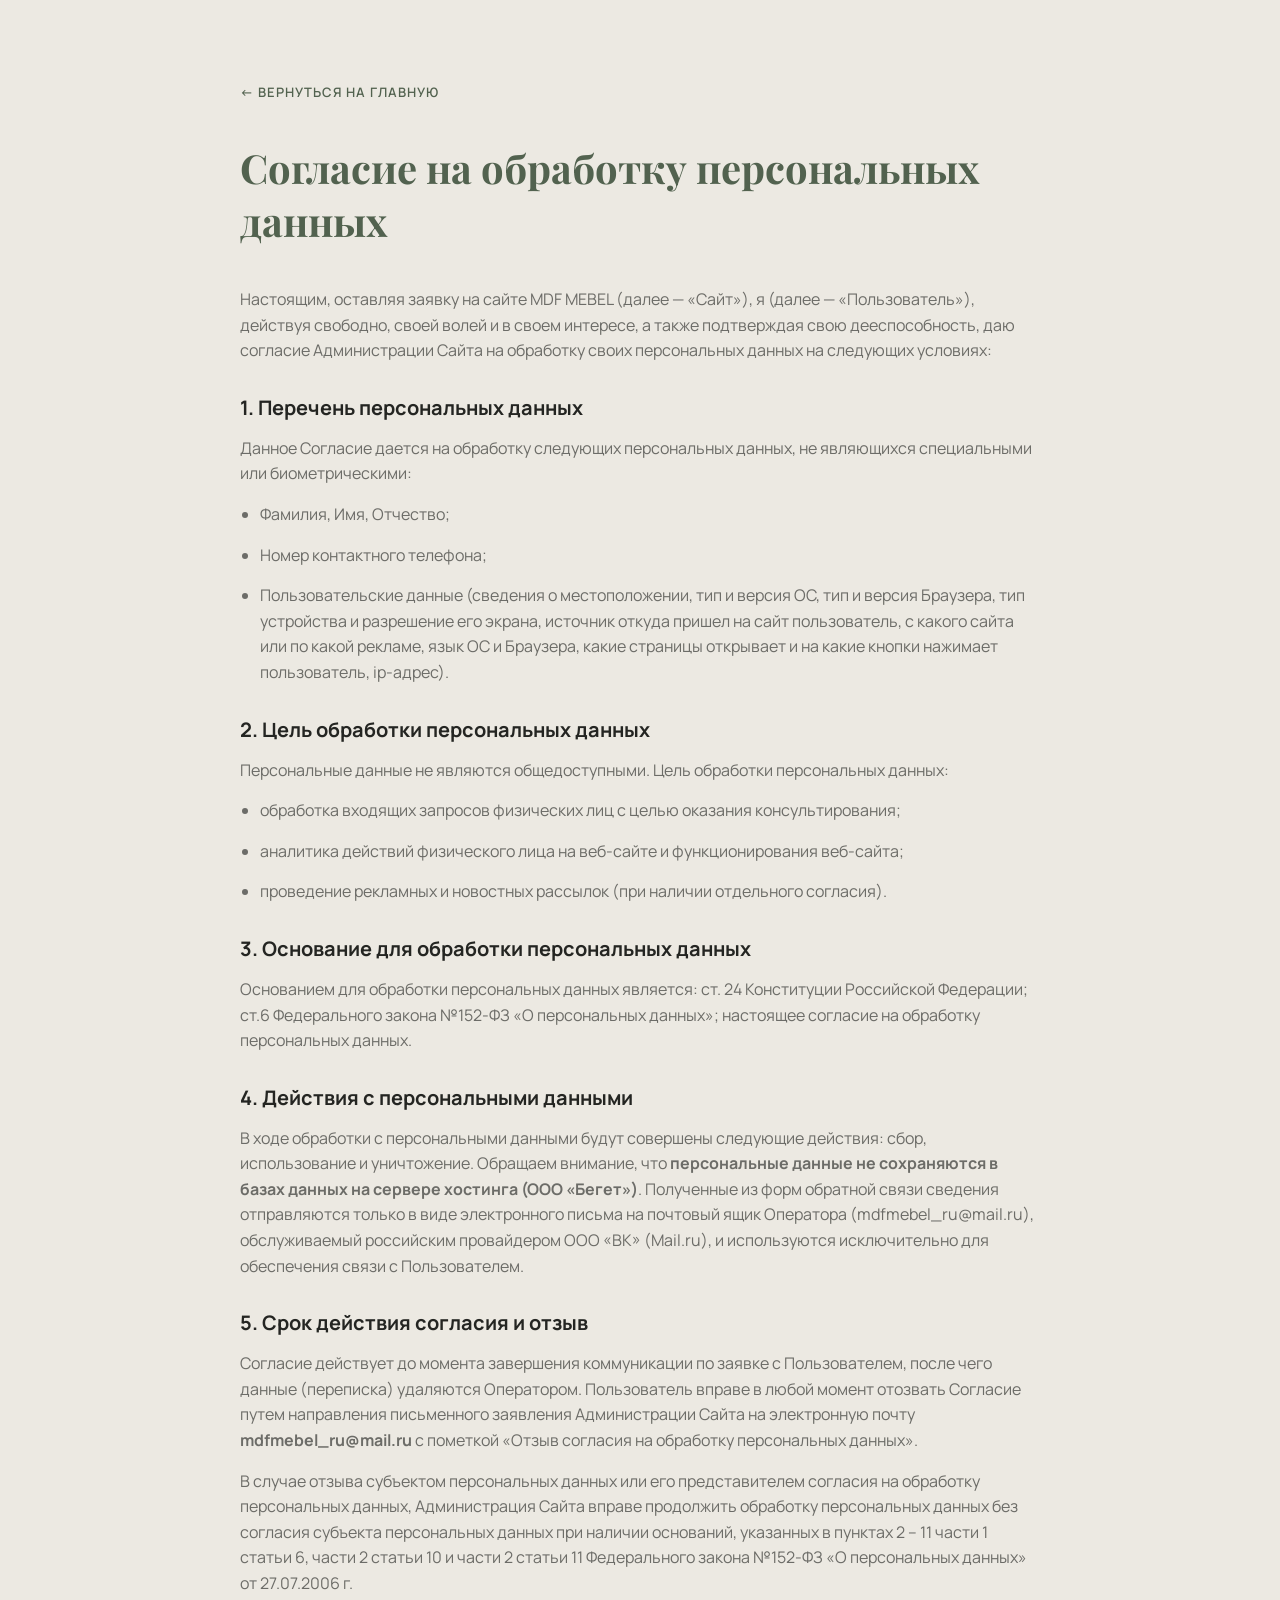
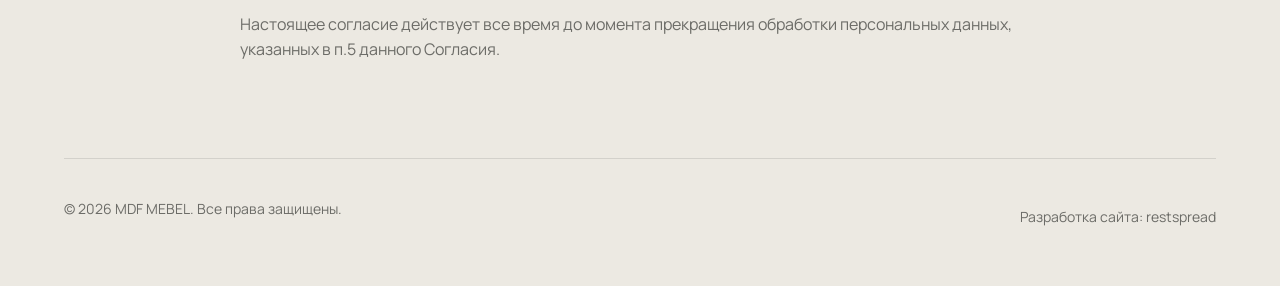
<file: personal-data.html>
<!DOCTYPE html>
<html lang="ru">

<head>
    <meta charset="UTF-8">
    <meta name="viewport" content="width=device-width, initial-scale=1.0">
    <title>Согласие на обработку персональных данных - MDF MEBEL</title>
    <meta name="description" content="Согласие пользователя сайта MDF MEBEL на обработку персональных данных.">
    <meta name="robots" content="noindex, follow">
    <link rel="canonical" href="https://mdfmebel.com/personal-data.html">
    <link rel="icon" href="/favicon.svg" type="image/svg+xml">
    <link rel="manifest" href="/site.webmanifest">
    <meta name="theme-color" content="#52624f">
    <link rel="preconnect" href="https://fonts.googleapis.com">
    <link rel="preconnect" href="https://fonts.gstatic.com" crossorigin>
    <link
        href="https://fonts.googleapis.com/css2?family=Playfair+Display:ital,wght@0,400;0,500;0,600;1,400&display=swap"
        rel="stylesheet">
    <link rel="stylesheet" href="styles.css?v=20260907-manrope">
    <style>
        .policy-page {
            padding: 80px var(--container-padding);
            background-color: var(--color-graphite);
            min-height: 100vh;
        }

        .policy-container {
            max-width: 800px;
            margin: 0 auto;
        }

        .policy-title {
            font-size: clamp(28px, 4vw, 40px);
            margin-bottom: 40px;
            color: var(--color-gold);
            font-family: var(--font-primary);
        }

        .policy-content h2 {
            font-size: 20px;
            margin: 30px 0 15px;
            color: var(--color-white);
            font-family: var(--font-secondary);
        }

        .policy-content p,
        .policy-content ul,
        .policy-content li {
            font-size: 16px;
            line-height: 1.6;
            color: var(--color-text-muted);
            margin-bottom: 15px;
            font-family: var(--font-secondary);
        }

        .policy-content ul {
            padding-left: 20px;
        }

        .back-link {
            display: inline-flex;
            align-items: center;
            margin-bottom: 40px;
            color: var(--color-gold);
            text-decoration: none;
            text-transform: uppercase;
            font-size: 13px;
            letter-spacing: 1px;
            font-family: var(--font-secondary);
        }

        .back-link:hover {
            opacity: 0.8;
        }
    </style>
</head>

<body>
    <div class="policy-page">
        <div class="policy-container">
            <a href="/" class="back-link">← Вернуться на главную</a>
            <h1 class="policy-title">Согласие на обработку персональных данных</h1>
            <div class="policy-content">
                <p>Настоящим, оставляя заявку на сайте MDF MEBEL (далее — «Сайт»), я (далее — «Пользователь»), действуя
                    свободно, своей волей и в своем интересе, а также подтверждая свою дееспособность, даю согласие
                    Администрации Сайта на обработку своих персональных данных на следующих условиях:</p>

                <h2>1. Перечень персональных данных</h2>
                <p>Данное Согласие дается на обработку следующих персональных данных, не являющихся специальными или
                    биометрическими:</p>
                <ul>
                    <li>Фамилия, Имя, Отчество;</li>
                    <li>Номер контактного телефона;</li>
                    <li>Пользовательские данные (сведения о местоположении, тип и версия ОС, тип и версия Браузера, тип
                        устройства и разрешение его экрана, источник откуда пришел на сайт пользователь, с какого сайта
                        или по какой рекламе, язык ОС и Браузера, какие страницы открывает и на какие кнопки нажимает
                        пользователь, ip-адрес).</li>
                </ul>

                <h2>2. Цель обработки персональных данных</h2>
                <p>Персональные данные не являются общедоступными. Цель обработки персональных данных:</p>
                <ul>
                    <li>обработка входящих запросов физических лиц с целью оказания консультирования;</li>
                    <li>аналитика действий физического лица на веб-сайте и функционирования веб-сайта;</li>
                    <li>проведение рекламных и новостных рассылок (при наличии отдельного согласия).</li>
                </ul>

                <h2>3. Основание для обработки персональных данных</h2>
                <p>Основанием для обработки персональных данных является: ст. 24 Конституции Российской Федерации; ст.6
                    Федерального закона №152-ФЗ «О персональных данных»; настоящее согласие на обработку персональных
                    данных.</p>

                <h2>4. Действия с персональными данными</h2>
                <p>В ходе обработки с персональными данными будут совершены следующие действия: сбор, использование и
                    уничтожение. Обращаем внимание, что <strong>персональные данные не сохраняются в базах данных на
                        сервере хостинга (ООО «Бегет»)</strong>. Полученные из форм обратной связи сведения отправляются
                    только в виде электронного письма на почтовый ящик Оператора (mdfmebel_ru@mail.ru), обслуживаемый
                    российским провайдером ООО «ВК» (Mail.ru), и используются исключительно для обеспечения связи с
                    Пользователем.</p>

                <h2>5. Срок действия согласия и отзыв</h2>
                <p>Согласие действует до момента завершения коммуникации по заявке с Пользователем, после чего данные
                    (переписка) удаляются Оператором. Пользователь вправе в любой момент отозвать Согласие путем
                    направления письменного заявления Администрации Сайта на электронную почту
                    <strong>mdfmebel_ru@mail.ru</strong> с пометкой «Отзыв согласия на обработку персональных данных».
                </p>
                <p>В случае отзыва субъектом персональных данных или его представителем согласия на обработку
                    персональных данных, Администрация Сайта вправе продолжить обработку персональных данных без
                    согласия субъекта персональных данных при наличии оснований, указанных в пунктах 2 – 11 части 1
                    статьи 6, части 2 статьи 10 и части 2 статьи 11 Федерального закона №152-ФЗ «О персональных данных»
                    от 27.07.2006 г.</p>

                <p>Настоящее согласие действует все время до момента прекращения обработки персональных данных,
                    указанных в п.5 данного Согласия.</p>
            </div>
        </div>
    </div>
    <footer class="footer">
        <div class="footer__container">
            <div class="footer__bottom">
                <div class="footer__legal">
                    <p>© <span id="current-year"></span> MDF MEBEL. Все права защищены.</p>
                </div>
                <div class="footer__links">
                    <a href="mailto:restspread@gmail.com" class="developer-link">Разработка сайта: restspread</a>
                </div>
            </div>
        </div>
    </footer>
    <script>document.getElementById('current-year').textContent = new Date().getFullYear();</script>
</body>

</html>
</file>
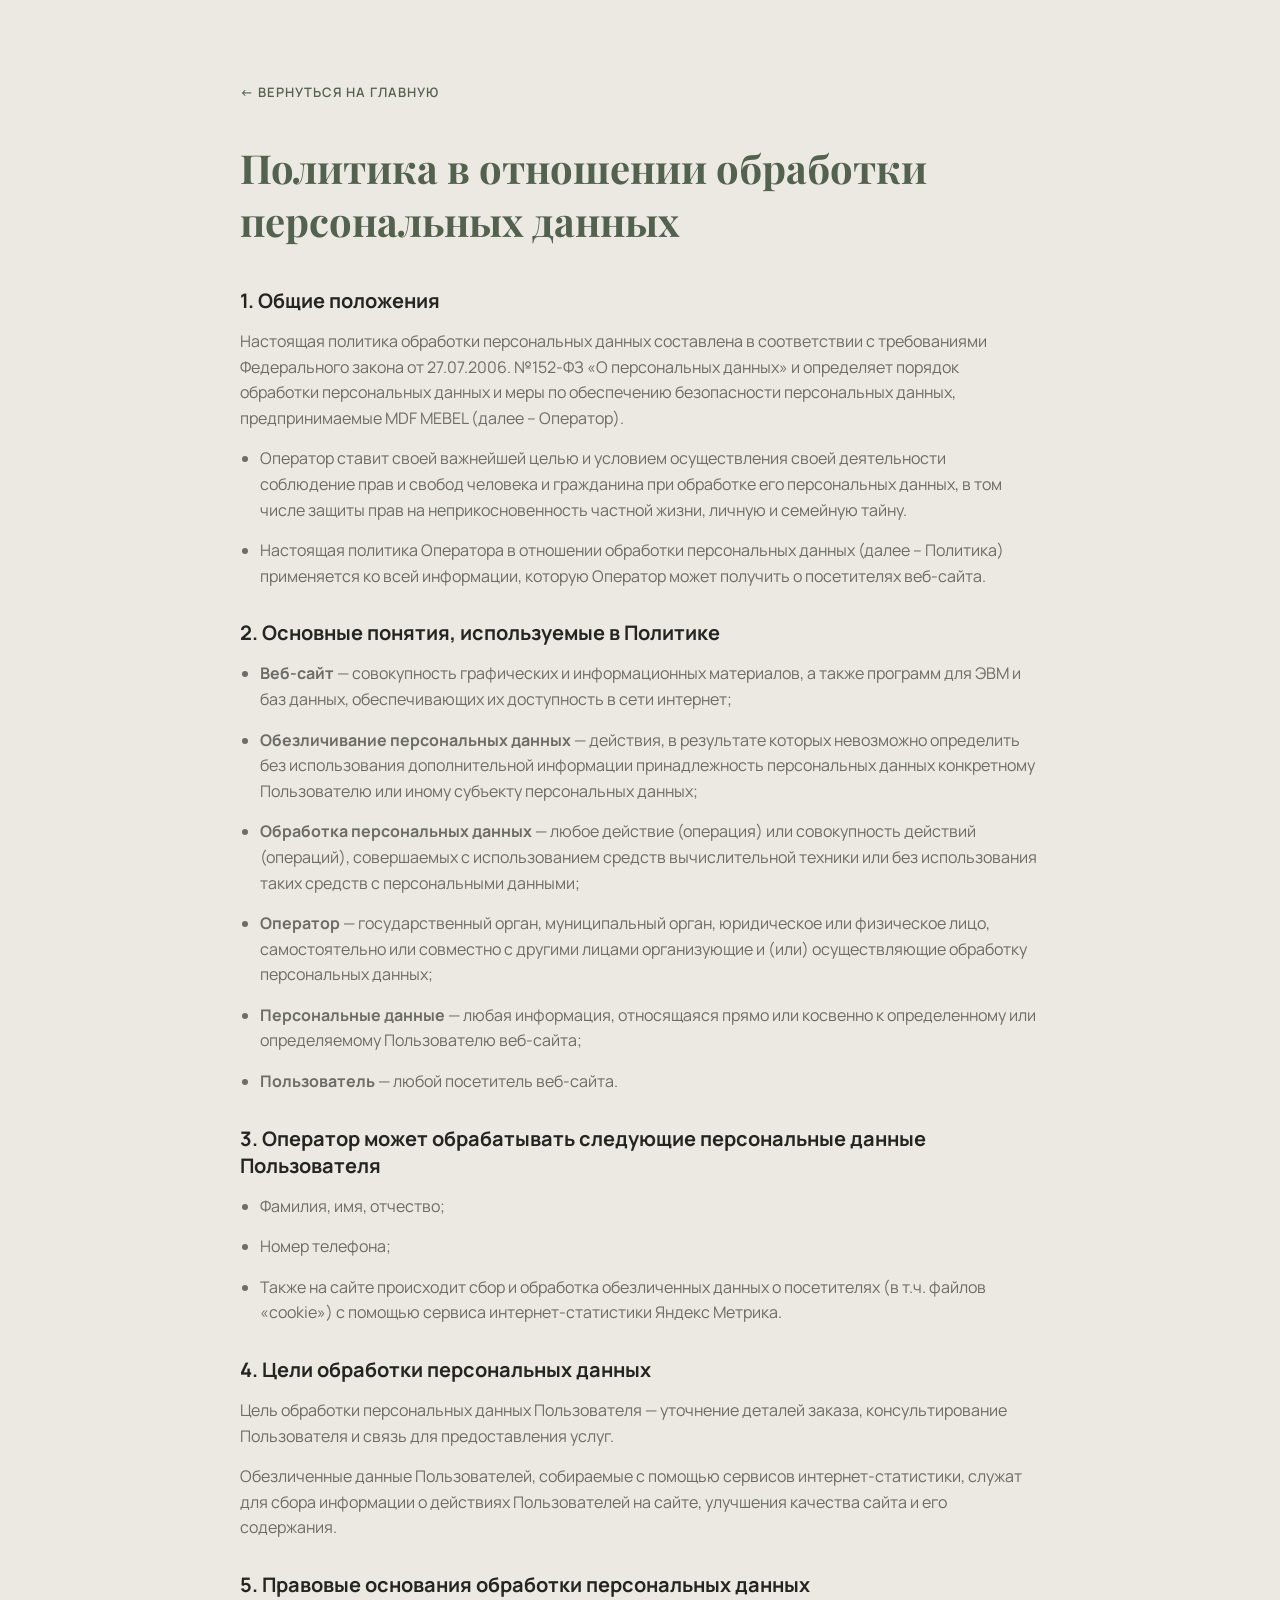
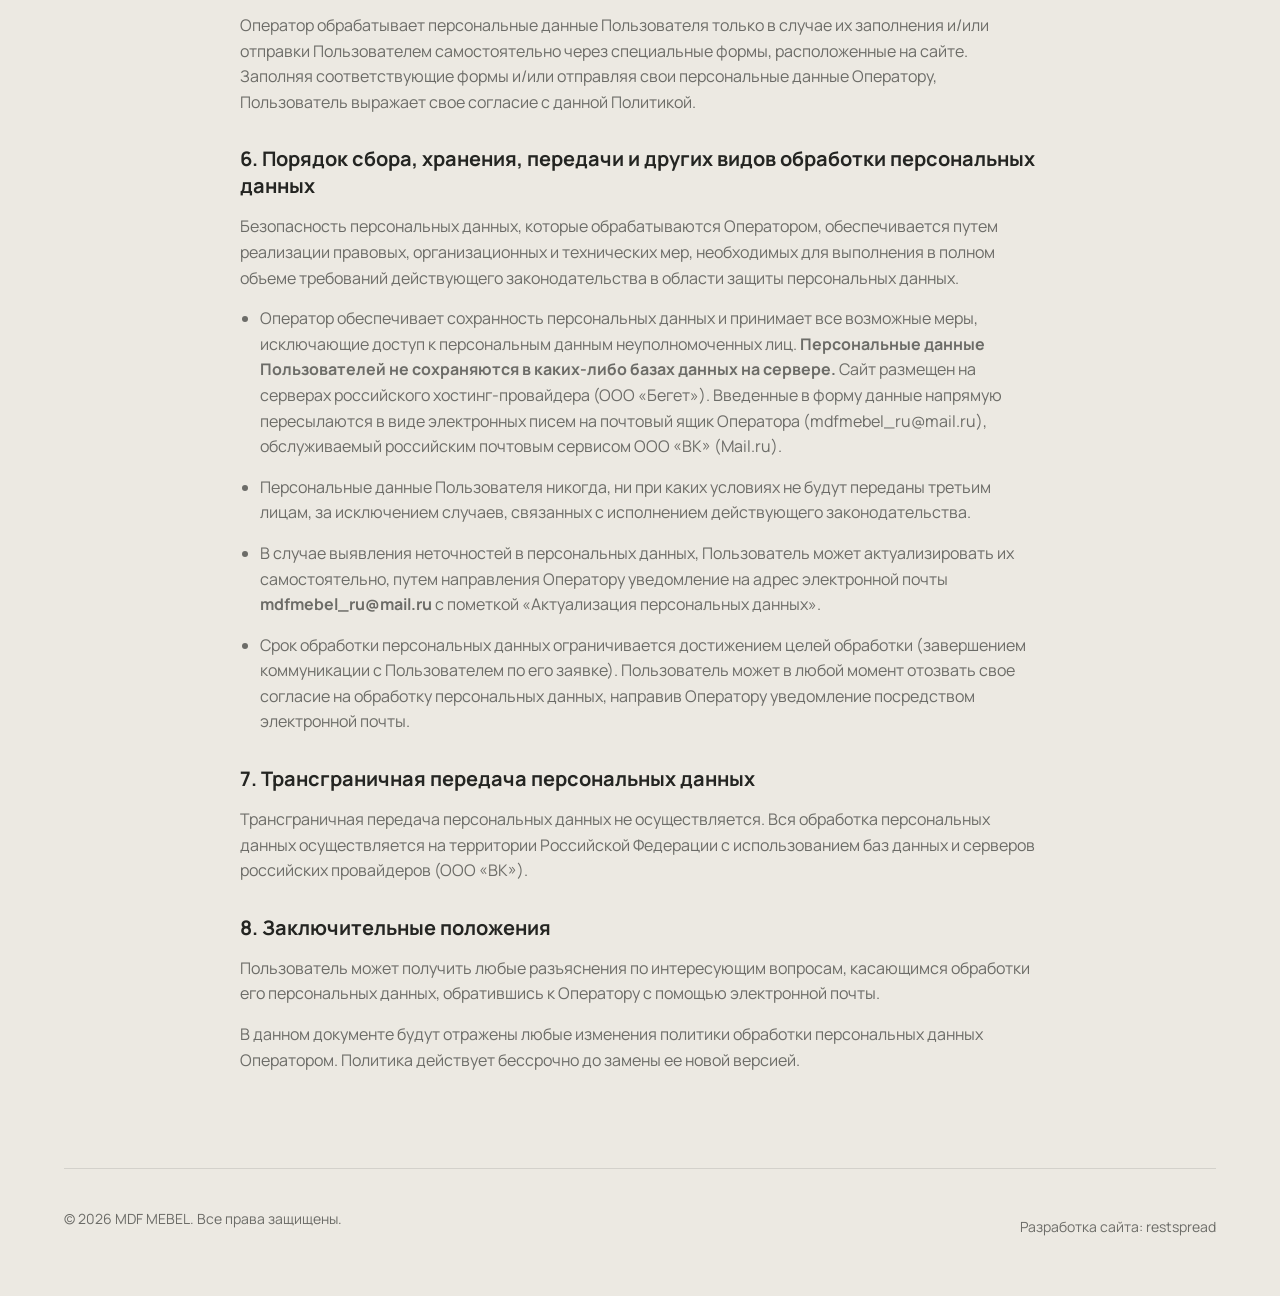
<file: privacy.html>
<!DOCTYPE html>
<html lang="ru">

<head>
    <meta charset="UTF-8">
    <meta name="viewport" content="width=device-width, initial-scale=1.0">
    <title>Политика конфиденциальности - MDF MEBEL</title>
    <meta name="description" content="Политика конфиденциальности и обработки данных посетителей сайта MDF MEBEL.">
    <meta name="robots" content="noindex, follow">
    <link rel="canonical" href="https://mdfmebel.com/privacy.html">
    <link rel="icon" href="/favicon.svg" type="image/svg+xml">
    <link rel="manifest" href="/site.webmanifest">
    <meta name="theme-color" content="#52624f">
    <link rel="preconnect" href="https://fonts.googleapis.com">
    <link rel="preconnect" href="https://fonts.gstatic.com" crossorigin>
    <link
        href="https://fonts.googleapis.com/css2?family=Playfair+Display:ital,wght@0,400;0,500;0,600;1,400&display=swap"
        rel="stylesheet">
    <link rel="stylesheet" href="styles.css?v=20260907-manrope">
    <style>
        .policy-page {
            padding: 80px var(--container-padding);
            background-color: var(--color-graphite);
            min-height: 100vh;
        }

        .policy-container {
            max-width: 800px;
            margin: 0 auto;
        }

        .policy-title {
            font-size: clamp(28px, 4vw, 40px);
            margin-bottom: 40px;
            color: var(--color-gold);
            font-family: var(--font-primary);
        }

        .policy-content h2 {
            font-size: 20px;
            margin: 30px 0 15px;
            color: var(--color-white);
            font-family: var(--font-secondary);
        }

        .policy-content p,
        .policy-content ul,
        .policy-content li {
            font-size: 16px;
            line-height: 1.6;
            color: var(--color-text-muted);
            margin-bottom: 15px;
            font-family: var(--font-secondary);
        }

        .policy-content ul {
            padding-left: 20px;
        }

        .back-link {
            display: inline-flex;
            align-items: center;
            margin-bottom: 40px;
            color: var(--color-gold);
            text-decoration: none;
            text-transform: uppercase;
            font-size: 13px;
            letter-spacing: 1px;
            font-family: var(--font-secondary);
        }

        .back-link:hover {
            opacity: 0.8;
        }
    </style>
</head>

<body>
    <div class="policy-page">
        <div class="policy-container">
            <a href="/" class="back-link">← Вернуться на главную</a>
            <h1 class="policy-title">Политика в отношении обработки персональных данных</h1>
            <div class="policy-content">
                <h2>1. Общие положения</h2>
                <p>Настоящая политика обработки персональных данных составлена в соответствии с требованиями
                    Федерального закона от 27.07.2006. №152-ФЗ «О персональных данных» и определяет порядок обработки
                    персональных данных и меры по обеспечению безопасности персональных данных, предпринимаемые MDF
                    MEBEL (далее – Оператор).</p>
                <ul>
                    <li>Оператор ставит своей важнейшей целью и условием осуществления своей деятельности соблюдение
                        прав и свобод человека и гражданина при обработке его персональных данных, в том числе защиты
                        прав на неприкосновенность частной жизни, личную и семейную тайну.</li>
                    <li>Настоящая политика Оператора в отношении обработки персональных данных (далее – Политика)
                        применяется ко всей информации, которую Оператор может получить о посетителях веб-сайта.</li>
                </ul>

                <h2>2. Основные понятия, используемые в Политике</h2>
                <ul>
                    <li><strong>Веб-сайт</strong> — совокупность графических и информационных материалов, а также
                        программ для ЭВМ и баз данных, обеспечивающих их доступность в сети интернет;</li>
                    <li><strong>Обезличивание персональных данных</strong> — действия, в результате которых невозможно
                        определить без использования дополнительной информации принадлежность персональных данных
                        конкретному Пользователю или иному субъекту персональных данных;</li>
                    <li><strong>Обработка персональных данных</strong> — любое действие (операция) или совокупность
                        действий (операций), совершаемых с использованием средств вычислительной техники или без
                        использования таких средств с персональными данными;</li>
                    <li><strong>Оператор</strong> — государственный орган, муниципальный орган, юридическое или
                        физическое лицо, самостоятельно или совместно с другими лицами организующие и (или)
                        осуществляющие обработку персональных данных;</li>
                    <li><strong>Персональные данные</strong> — любая информация, относящаяся прямо или косвенно к
                        определенному или определяемому Пользователю веб-сайта;</li>
                    <li><strong>Пользователь</strong> — любой посетитель веб-сайта.</li>
                </ul>

                <h2>3. Оператор может обрабатывать следующие персональные данные Пользователя</h2>
                <ul>
                    <li>Фамилия, имя, отчество;</li>
                    <li>Номер телефона;</li>
                    <li>Также на сайте происходит сбор и обработка обезличенных данных о посетителях (в т.ч. файлов
                        «cookie») с помощью сервиса интернет-статистики Яндекс Метрика.
                    </li>
                </ul>

                <h2>4. Цели обработки персональных данных</h2>
                <p>Цель обработки персональных данных Пользователя — уточнение деталей заказа, консультирование
                    Пользователя и связь для предоставления услуг.</p>
                <p>Обезличенные данные Пользователей, собираемые с помощью сервисов интернет-статистики, служат для
                    сбора информации о действиях Пользователей на сайте, улучшения качества сайта и его содержания.</p>

                <h2>5. Правовые основания обработки персональных данных</h2>
                <p>Оператор обрабатывает персональные данные Пользователя только в случае их заполнения и/или отправки
                    Пользователем самостоятельно через специальные формы, расположенные на сайте. Заполняя
                    соответствующие формы и/или отправляя свои персональные данные Оператору, Пользователь выражает свое
                    согласие с данной Политикой.</p>

                <h2>6. Порядок сбора, хранения, передачи и других видов обработки персональных данных</h2>
                <p>Безопасность персональных данных, которые обрабатываются Оператором, обеспечивается путем реализации
                    правовых, организационных и технических мер, необходимых для выполнения в полном объеме требований
                    действующего законодательства в области защиты персональных данных.</p>
                <ul>
                    <li>Оператор обеспечивает сохранность персональных данных и принимает все возможные меры,
                        исключающие доступ к персональным данным неуполномоченных лиц. <strong>Персональные данные
                            Пользователей не сохраняются в каких-либо базах данных на сервере.</strong> Сайт размещен
                        на серверах российского хостинг-провайдера (ООО «Бегет»). Введенные в форму данные
                        напрямую пересылаются в виде электронных писем на почтовый ящик Оператора
                        (mdfmebel_ru@mail.ru), обслуживаемый российским почтовым сервисом ООО «ВК» (Mail.ru).</li>
                    <li>Персональные данные Пользователя никогда, ни при каких условиях не будут переданы третьим лицам,
                        за исключением случаев, связанных с исполнением действующего законодательства.</li>
                    <li>В случае выявления неточностей в персональных данных, Пользователь может актуализировать их
                        самостоятельно, путем направления Оператору уведомление на адрес электронной почты
                        <strong>mdfmebel_ru@mail.ru</strong> с пометкой «Актуализация персональных данных».
                    </li>
                    <li>Срок обработки персональных данных ограничивается достижением целей обработки (завершением
                        коммуникации с Пользователем по его заявке). Пользователь может в любой момент
                        отозвать свое согласие на обработку персональных данных, направив Оператору уведомление
                        посредством электронной почты.</li>
                </ul>

                <h2>7. Трансграничная передача персональных данных</h2>
                <p>Трансграничная передача персональных данных не осуществляется. Вся обработка персональных данных
                    осуществляется на территории Российской Федерации с использованием баз данных и серверов российских
                    провайдеров (ООО «ВК»).</p>

                <h2>8. Заключительные положения</h2>
                <p>Пользователь может получить любые разъяснения по интересующим вопросам, касающимся обработки его
                    персональных данных, обратившись к Оператору с помощью электронной почты.</p>
                <p>В данном документе будут отражены любые изменения политики обработки персональных данных Оператором.
                    Политика действует бессрочно до замены ее новой версией.</p>
            </div>
        </div>
    </div>
    <footer class="footer">
        <div class="footer__container">
            <div class="footer__bottom">
                <div class="footer__legal">
                    <p>© <span id="current-year"></span> MDF MEBEL. Все права защищены.</p>
                </div>
                <div class="footer__links">
                    <a href="mailto:restspread@gmail.com" class="developer-link">Разработка сайта: restspread</a>
                </div>
            </div>
        </div>
    </footer>
    <script>document.getElementById('current-year').textContent = new Date().getFullYear();</script>
</body>

</html>
</file>
<file: styles.css>
@font-face {
    font-family: 'Manrope';
    src: url('assets/fonts/manrope-variable.ttf') format('truetype');
    font-style: normal;
    font-weight: 200 800;
    font-display: swap;
}

:root {
    /* Colors */
    --color-graphite: #ece9e2;
    --color-graphite-light: #f6f4ef;
    --color-gold: #52624f;
    --color-gold-light: #6e7c69;
    --color-white: #242522;
    --color-text-muted: rgba(36, 37, 34, 0.64);
    --color-border: rgba(82, 98, 79, 0.2);
    --color-image-text: #f7f5f0;

    /* Typography */
    --font-primary: 'Playfair Display', serif;
    --font-secondary: 'Manrope', sans-serif;

    /* Spacing */
    --container-padding: 5%;
    --header-height: 80px;
    --transition-premium: all 0.5s cubic-bezier(0.25, 1, 0.5, 1);
}

* {
    margin: 0;
    padding: 0;
    box-sizing: border-box;
}

body {
    background-color: var(--color-graphite);
    color: var(--color-white);
    font-family: var(--font-secondary);
    -webkit-font-smoothing: antialiased;
    -moz-osx-font-smoothing: grayscale;
    overflow-x: hidden;
}

/* Utilities */
.gold-text {
    color: var(--color-gold);
}

.italic {
    font-style: italic;
}

.animated-gradient-text {
    /* Standard state (mobile or no SplitType) */
    background: linear-gradient(
        90deg,
        var(--color-gold) 0%,
        var(--color-gold-light) 25%,
        #f8f8f8 50%,
        var(--color-gold-light) 75%,
        var(--color-gold) 100%
    );
    background-size: 200% auto;
    background-clip: text;
    -webkit-background-clip: text;
    -webkit-text-fill-color: transparent;
    animation: flowGradient 4s linear infinite;
    display: inline-block;
}

/* Fix for Desktop/GSAP SplitType: apply gradient to the .word element specifically */
.animated-gradient-text .word {
    background: linear-gradient(
        90deg,
        var(--color-gold) 0%,
        var(--color-gold-light) 25%,
        #f8f8f8 50%,
        var(--color-gold-light) 75%,
        var(--color-gold) 100%
    );
    background-size: 200% auto;
    background-clip: text;
    -webkit-background-clip: text;
    -webkit-text-fill-color: transparent;
    animation: flowGradient 4s linear infinite;
    display: inline-block !important;
}

/* Ensure individual characters are transparent to show the gradient background */
.animated-gradient-text .char {
    -webkit-text-fill-color: transparent;
}

@keyframes flowGradient {
    0% {
        background-position: 0% 50%;
    }
    100% {
        background-position: 200% 50%;
    }
}

/* Buttons */
.btn {
    display: inline-block;
    padding: 16px 32px;
    border-radius: 4px;
    text-decoration: none;
    font-size: 14px;
    font-weight: 500;
    text-transform: uppercase;
    letter-spacing: 1px;
    transition: all 0.3s ease;
    cursor: pointer;
}

.btn--primary {
    background-color: var(--color-gold);
    color: var(--color-graphite);
    border: 1px solid var(--color-gold);
}

.btn--primary:hover {
    background-color: transparent;
    color: var(--color-gold);
}

.btn--outline {
    background-color: transparent;
    color: var(--color-white);
    border: 1px solid rgba(248, 248, 248, 0.3);
}

.btn--outline:hover {
    border-color: var(--color-gold);
    color: var(--color-gold);
}

/* Header */
.header {
    position: fixed;
    top: 0;
    left: 0;
    width: 100%;
    height: var(--header-height);
    z-index: 100;
    transition: background-color 0.4s ease, backdrop-filter 0.4s ease;
    display: flex;
    align-items: center;
}

.header.scrolled {
    background-color: rgba(26, 26, 28, 0.95);
    height: 80px;
}

@media (min-width: 769px) {
    .header.scrolled {
        backdrop-filter: blur(10px);
        -webkit-backdrop-filter: blur(10px);
        background-color: rgba(26, 26, 28, 0.9);
    }
}

.header__inner {
    width: 100%;
    padding: 0 var(--container-padding);
    display: flex;
    justify-content: space-between;
    align-items: center;
}

.header__logo {
    display: flex;
    flex-direction: column;
    align-items: flex-start;
    text-decoration: none;
    gap: 4px;
}

.logo-main {
    font-family: var(--font-primary);
    font-size: 24px;
    letter-spacing: 3px;
    color: var(--color-white);
    line-height: 1;
    transition: color 0.3s ease;
}

.logo-sub {
    font-family: var(--font-secondary);
    font-size: 9px;
    letter-spacing: 3px;
    text-transform: uppercase;
    color: var(--color-gold);
    line-height: 1;
    transition: color 0.3s ease;
}

.header__logo:hover .logo-main {
    color: var(--color-gold);
}

.header__logo:hover .logo-sub {
    color: var(--color-white);
}

.header__nav {
    display: flex;
    gap: 40px;
}

.nav-link {
    color: var(--color-text-muted);
    text-decoration: none;
    font-size: 14px;
    font-weight: 500;
    text-transform: uppercase;
    letter-spacing: 1px;
    transition: color 0.3s ease;
    position: relative;
}

.nav-link::after {
    content: '';
    position: absolute;
    bottom: -4px;
    left: 0;
    width: 0%;
    height: 1px;
    background-color: var(--color-gold);
    transition: width 0.3s ease;
}

.nav-link:hover {
    color: var(--color-white);
}

.nav-link:hover::after {
    width: 100%;
}

.mobile-only {
    display: none !important;
}

.call-btn {
    display: inline-flex;
    align-items: center;
    gap: 8px;
    padding: 10px;
}

.call-btn svg {
    flex-shrink: 0;
}

@media (max-width: 900px) {
    .header__nav {
        display: none;
    }

    .desktop-only {
        display: none !important;
    }

    .mobile-only {
        display: inline-flex !important;
        font-size: 12px;
    }
}

@media (max-width: 400px) {
    .header.scrolled {
        height: 100px;
    }

    .header__inner {
        flex-direction: column;
        align-items: center;
        gap: 12px;
        padding-top: 10px;
    }

    .header__logo {
        align-items: center;
    }

    .call-btn {
        padding: 6px 12px;
        font-size: 11px;
    }
}

/* Hero Section */
.hero {
    min-height: 100vh;
    padding-top: var(--header-height);
    display: flex;
    align-items: center;
    position: relative;
}

.hero__container {
    width: 100%;
    padding: 0 var(--container-padding);
    display: flex;
    justify-content: space-between;
    align-items: center;
    gap: 5%;
}

.hero__content {
    flex: 0 0 45%;
    z-index: 2;
}

.hero__title {
    font-family: var(--font-primary);
    font-size: clamp(48px, 6vw, 90px);
    line-height: 1.1;
    font-weight: 400;
    margin-bottom: 32px;
}

/* Preparing title for GSAP SplitType animation */
.hero__title .word {
    overflow: hidden;
    padding-bottom: 0.1em;
    margin-bottom: -0.1em;
    transform-origin: bottom;
}

.hero__subtitle {
    font-size: 18px;
    line-height: 1.6;
    color: var(--color-text-muted);
    max-width: 80%;
    margin-bottom: 48px;
    opacity: 0;
    /* JS will animate */
    transform: translateY(20px);
}

.hero__actions {
    opacity: 0;
    /* JS will animate */
    transform: translateY(20px);
}

.hero__visual {
    flex: 0 0 50%;
    height: 70vh;
    position: relative;
    overflow: hidden;
    border-radius: 8px;
    opacity: 0;
    /* JS will animate */
}

/* Image Parallax */
.hero__image-wrapper {
    width: 100%;
    height: 130%;
    /* Taller for parallax */
    position: absolute;
    top: -15%;
    left: 0;
}

.hero__image {
    width: 100%;
    height: 100%;
    object-fit: cover;
}

/* Scroll indicator */
.scroll-indicator {
    position: absolute;
    bottom: 40px;
    left: var(--container-padding);
    width: 2px;
    height: 60px;
    background-color: rgba(248, 248, 248, 0.2);
    overflow: hidden;
}

.scroll-indicator__line {
    width: 100%;
    height: 50%;
    background-color: var(--color-gold);
    transform: translateY(-100%);
    animation: scrollDown 2s cubic-bezier(0.77, 0, 0.175, 1) infinite;
}

@keyframes scrollDown {
    0% {
        transform: translateY(-100%);
    }

    50% {
        transform: translateY(100%);
    }

    100% {
        transform: translateY(200%);
    }
}

@media (max-width: 900px) {
    .hero__container {
        flex-direction: column;
        justify-content: center;
        text-align: center;
        gap: 40px;
        padding-top: 40px;
    }

    .hero__content {
        flex: 1;
    }

    .hero__subtitle {
        max-width: 100%;
        margin-left: auto;
        margin-right: auto;
    }

    .hero__visual {
        flex: 0 0 40vh;
        width: 100%;
    }

    .scroll-indicator {
        display: none;
    }
}

/* Section Utilities */
.section-title {
    font-family: var(--font-primary);
    font-size: clamp(32px, 4vw, 56px);
    font-weight: 400;
    color: var(--color-white);
}

/* Philosophy Section */
.philosophy {
    min-height: 70vh;
    display: flex;
    align-items: center;
    justify-content: center;
    padding: 100px var(--container-padding);
    background-color: var(--color-graphite-light);
}

.philosophy__container {
    max-width: 1200px;
    margin: 0 auto;
}

.philosophy__text {
    font-family: var(--font-primary);
    font-size: clamp(28px, 4vw, 56px);
    line-height: 1.3;
    font-weight: 400;
    text-align: center;
    color: rgba(248, 248, 248, 0.15);
    /* Base low opacity color */
}

/* Ensure SplitType words layout correctly */
.philosophy__text .word {
    display: inline-block;
    background: linear-gradient(to right, var(--color-gold) 50%, rgba(248, 248, 248, 0.15) 50%);
    background-size: 200% 100%;
    background-position: 100% 0;
    background-clip: text;
    -webkit-background-clip: text;
    -webkit-text-fill-color: transparent;
    padding: 0.1em;
    margin: -0.1em;
}

@media (max-width: 768px) {
    .philosophy {
        min-height: 40vh;
        padding: 60px var(--container-padding);
    }

    .philosophy__text {
        font-size: clamp(22px, 5vw, 32px);
    }
}


/* Portfolio Section (Horizontal Scroll) */
.portfolio {
    background-color: var(--color-graphite);
    padding: 0;
    position: relative;
}

.portfolio__header {
    padding: 80px var(--container-padding) 30px;
    display: flex;
    justify-content: space-between;
    align-items: center;
}

@media (max-width: 768px) {
    .portfolio__header {
        padding: 60px var(--container-padding) 30px;
    }
}

.portfolio__nav {
    display: flex;
    align-items: center;
    gap: 16px;
    color: var(--color-gold);
    font-size: 14px;
    text-transform: uppercase;
    letter-spacing: 1px;
}

.portfolio__nav-line {
    width: 60px;
    height: 1px;
    background-color: var(--color-gold);
}

.portfolio__wrapper {
    /* Will be controlled by GSAP */
    height: 80vh;
    width: 100%;
}

.portfolio__track {
    display: flex;
    gap: 30px;
    padding: 0 var(--container-padding) 60px;
}

.project-card {
    flex: 0 0 420px;
    display: flex;
    flex-direction: column;
    text-decoration: none;
    position: relative;
}

.project-card__image-wrap {
    height: 55vh;
    overflow: hidden;
    position: relative;
    margin-bottom: 24px;
}

.project-card__img {
    width: 100%;
    height: 100%;
    object-fit: cover;
    transition: transform 0.8s cubic-bezier(0.25, 1, 0.5, 1), filter 0.8s ease;
    filter: brightness(0.85);
}

.project-card:hover .project-card__img {
    transform: scale(1.05);
    filter: brightness(1.1);
}

.project-card__info {
    display: flex;
    justify-content: space-between;
    align-items: flex-start;
}

.project-card__title {
    color: var(--color-white);
    font-size: 22px;
    font-family: var(--font-primary);
    font-weight: 400;
    transition: color 0.3s ease;
}

.project-card:hover .project-card__title {
    color: var(--color-gold);
}

.project-card__category {
    color: var(--color-text-muted);
    font-size: 13px;
    text-transform: uppercase;
    letter-spacing: 1px;
}

@media (max-width: 1024px) {
    .project-card {
        flex: 0 0 350px;
    }

    .project-card__image-wrap {
        height: 45vh;
    }
}

@media (max-width: 768px) {
    .portfolio__header {
        flex-direction: column;
        align-items: flex-start;
        gap: 20px;
    }

    .project-card {
        flex: 0 0 80vw;
    }

    .project-card__image-wrap {
        height: 40vh;
    }

    .project-card__info {
        flex-direction: column;
        align-items: flex-start;
        gap: 6px;
    }
}

/* Solutions / Advantages Section (Stacking Sticky Cards) */
.solutions {
    position: relative;
}

.solutions__card {
    position: relative;
    height: auto;
    min-height: 60vh;
    width: 100%;
    display: flex;
    align-items: center;
    justify-content: center;
    overflow: hidden;
    padding: 40px 0;
}

@media (min-width: 769px) {
    .solutions__card {
        position: sticky;
        top: 0;
        height: 100vh;
        padding: 0;
    }
}

.solutions__bg {
    position: absolute;
    top: 0;
    left: 0;
    width: 100%;
    height: 100%;
    object-fit: cover;
    z-index: 0;
    filter: brightness(0.7);
}

.solutions__overlay {
    position: relative;
    z-index: 2;
    background: rgba(26, 26, 28, 0.95);
    padding: 40px 50px;
    max-width: 480px;
    width: 90%;
    border-radius: 6px;
    border: 1px solid rgba(197, 160, 89, 0.15);
    /* Аппаратное ускорение для плавной анимации карточек (особенно на телефонах) */
    transform: translateZ(0);
    backface-visibility: hidden;
    will-change: transform, opacity;
}

@media (min-width: 769px) {
    .solutions__overlay {
        background: rgba(26, 26, 28, 0.85);
        backdrop-filter: blur(12px);
        -webkit-backdrop-filter: blur(12px);
    }
}

.solutions__label {
    display: flex;
    justify-content: space-between;
    align-items: center;
    margin-bottom: 40px;
    color: var(--color-gold);
    font-size: 13px;
    text-transform: uppercase;
    letter-spacing: 1.5px;
    font-family: var(--font-secondary);
}

.solutions__title {
    color: var(--color-white);
    font-size: clamp(32px, 4vw, 48px);
    font-family: var(--font-primary);
    font-weight: 400;
    line-height: 1.15;
    margin-bottom: 24px;
}

.solutions__desc {
    color: var(--color-text-muted);
    font-size: 15px;
    line-height: 1.7;
    margin-bottom: 30px;
}

.solutions__tags {
    display: flex;
    flex-wrap: wrap;
    gap: 10px;
}

.solutions__tag {
    background: rgba(255, 255, 255, 0.08);
    color: var(--color-white);
    padding: 8px 16px;
    border-radius: 4px;
    font-size: 13px;
    font-family: var(--font-secondary);
    letter-spacing: 0.5px;
    border: 1px solid rgba(255, 255, 255, 0.06);
}

@media (max-width: 768px) {
    .solutions__overlay {
        padding: 30px;
        max-width: 90%;
        backdrop-filter: none;
        -webkit-backdrop-filter: none;
        background: rgba(26, 26, 28, 0.95);
    }

    .solutions__title {
        font-size: 28px;
    }
}

/* Details Section */
.details {
    padding: 120px var(--container-padding);
    background-color: var(--color-graphite);
    position: relative;
    overflow: hidden;
}

.details__container {
    max-width: 1400px;
    margin: 0 auto;
    display: flex;
    flex-direction: column;
    gap: 60px;
}

.details__text-wrap {
    max-width: 800px;
}

.details__title {
    margin-bottom: 24px;
    line-height: 1.1;
}

/* Preparing title for GSAP SplitType animation */
.details__title .word,
.details__title .char {
    display: inline-block;
}

.details__desc {
    font-size: 18px;
    line-height: 1.6;
    color: var(--color-text-muted);
    max-width: 600px;
}

.details__image-wrap {
    width: 100%;
    height: 70vh;
    border-radius: 8px;
    overflow: hidden;
    position: relative;
    transform: translateZ(0);
    backface-visibility: hidden;
    will-change: transform, opacity;
}

.details__img {
    width: 100%;
    height: 100%;
    object-fit: cover;
    /* Initial scale is controlled by GSAP */
}

@media (max-width: 900px) {
    .details {
        padding: 60px var(--container-padding);
    }

    .details__container {
        gap: 30px;
    }

    .details__image-wrap {
        height: 50vh;
    }
}

/* Reviews Section */
.reviews {
    padding: 120px var(--container-padding);
    background-color: var(--color-graphite-light);
    position: relative;
    overflow: hidden;
}

.reviews__container {
    max-width: 1400px;
    margin: 0 auto;
}

.reviews__header {
    margin-bottom: 60px;
}

@media (max-width: 768px) {
    .reviews {
        padding: 60px var(--container-padding);
    }

    .reviews__header {
        margin-bottom: 40px;
    }
}

.reviews__subtitle {
    margin-top: 16px;
    font-size: 18px;
    line-height: 1.6;
    color: var(--color-text-muted);
}

.reviews__grid {
    display: grid;
    grid-template-columns: repeat(3, 1fr);
    gap: 30px;
    align-items: start;
}

.review-card {
    height: 100%;
    display: flex;
    flex-direction: column;
    background: rgba(255, 255, 255, 0.04);
    border: 1px solid rgba(255, 255, 255, 0.08);
    border-radius: 8px;
    padding: 40px;
    transition: transform 0.4s cubic-bezier(0.25, 1, 0.5, 1), border-color 0.4s ease;
    position: relative;
}

.review-card:hover {
    transform: translateY(-6px);
    border-color: rgba(197, 160, 89, 0.25);
}

/* Featured card with gold accent */
.review-card--featured {
    background: linear-gradient(135deg,
            rgba(197, 160, 89, 0.08) 0%,
            rgba(255, 255, 255, 0.04) 100%);
    border-color: rgba(197, 160, 89, 0.2);
}

.review-card--featured::before {
    content: 'Лучший отзыв';
    position: absolute;
    top: -12px;
    left: 40px;
    background: var(--color-gold);
    color: var(--color-graphite);
    font-size: 11px;
    font-weight: 600;
    text-transform: uppercase;
    letter-spacing: 1.5px;
    padding: 4px 16px;
    border-radius: 4px;
    font-family: var(--font-secondary);
}

.review-card__stars {
    color: var(--color-gold);
    font-size: 18px;
    letter-spacing: 3px;
    margin-bottom: 24px;
}

.review-card__text {
    font-family: var(--font-primary);
    font-size: 17px;
    line-height: 1.7;
    color: var(--color-white);
    font-style: italic;
    font-weight: 400;
    margin-bottom: 32px;
    border: none;
    padding: 0;
    margin-left: 0;
    margin-right: 0;
}

.review-card__author {
    display: flex;
    align-items: center;
    gap: 16px;
    margin-top: auto;
}

.review-card__avatar {
    width: 48px;
    height: 48px;
    border-radius: 50%;
    background: rgba(197, 160, 89, 0.15);
    border: 1px solid rgba(197, 160, 89, 0.3);
    color: var(--color-gold);
    display: flex;
    align-items: center;
    justify-content: center;
    font-size: 14px;
    font-weight: 600;
    font-family: var(--font-secondary);
    letter-spacing: 0.5px;
    flex-shrink: 0;
}

.review-card__info {
    display: flex;
    flex-direction: column;
    gap: 4px;
}

.review-card__name {
    color: var(--color-white);
    font-size: 15px;
    font-weight: 500;
}

.review-card__project {
    color: var(--color-text-muted);
    font-size: 13px;
    text-transform: uppercase;
    letter-spacing: 0.5px;
}

@media (max-width: 1024px) {
    .reviews__grid {
        grid-template-columns: repeat(2, 1fr);
    }
}

@media (max-width: 768px) {
    .reviews {
        padding: 80px var(--container-padding);
    }

    .reviews__grid {
        grid-template-columns: 1fr;
        gap: 24px;
    }

    .review-card {
        padding: 30px;
    }

    /* Show only 4 reviews on mobile */
    .review-card:nth-child(n+5) {
        display: none;
    }
}

/* HPL Compact Section */
.hpl-compact {
    padding: 120px var(--container-padding);
    background-color: var(--color-graphite-light);
    position: relative;
    overflow: hidden;
}

.hpl-compact__container {
    max-width: 1400px;
    margin: 0 auto;
    display: flex;
    align-items: center;
    gap: 80px;
}

.hpl-compact__content {
    flex: 0 0 45%;
}

.hpl-compact__label {
    color: var(--color-gold);
    font-size: 13px;
    text-transform: uppercase;
    letter-spacing: 1.5px;
    font-family: var(--font-secondary);
    margin-bottom: 24px;
}

.hpl-compact__title {
    margin-bottom: 32px;
    line-height: 1.1;
}

.hpl-compact__title .word,
.hpl-compact__title .char {
    display: inline-block;
}

.hpl-compact__desc {
    font-size: 18px;
    line-height: 1.6;
    color: var(--color-text-muted);
    margin-bottom: 40px;
}

.hpl-compact__features {
    list-style: none;
    display: grid;
    grid-template-columns: 1fr 1fr;
    gap: 20px;
}

.hpl-compact__features li {
    position: relative;
    padding-left: 24px;
    font-size: 15px;
    color: var(--color-white);
}

.hpl-compact__features li::before {
    content: '';
    position: absolute;
    left: 0;
    top: 6px;
    width: 8px;
    height: 8px;
    background-color: var(--color-gold);
    border-radius: 50%;
}

.hpl-compact__visual {
    flex: 0 0 55%;
    height: 70vh;
    border-radius: 8px;
    overflow: hidden;
    position: relative;
    transform: translateZ(0);
    backface-visibility: hidden;
    will-change: transform, opacity;
}

.hpl-compact__img {
    width: 100%;
    height: 100%;
    object-fit: cover;
}

@media (max-width: 1024px) {
    .hpl-compact__container {
        flex-direction: column;
        gap: 60px;
    }

    .hpl-compact__content,
    .hpl-compact__visual {
        flex: 1 1 auto;
        width: 100%;
    }

    .hpl-compact__visual {
        height: 50vh;
    }
}

@media (max-width: 768px) {
    .hpl-compact {
        padding: 60px var(--container-padding);
    }

    .hpl-compact__container {
        gap: 40px;
    }

    .hpl-compact__features {
        grid-template-columns: 1fr;
    }
}

/* Services Section */
.services {
    padding: 100px 0;
    background-color: var(--color-graphite-light);
}

.services__container {
    max-width: 1200px;
    margin: 0 auto;
    padding: 0 var(--container-padding);
    display: flex;
    justify-content: space-between;
    gap: 60px;
}

@media (max-width: 768px) {
    .services {
        padding: 60px 0;
    }

    .services__subtitle {
        margin-top: 20px;
    }
}

.services__header {
    flex: 0 0 40%;
}

.services__subtitle {
    margin-top: 32px;
    font-size: 18px;
    line-height: 1.6;
    color: var(--color-text-muted);
}

.accordion {
    flex: 0 0 50%;
}

.accordion__item {
    border-bottom: 1px solid rgba(248, 248, 248, 0.1);
}

.accordion__header {
    padding: 32px 0;
    display: flex;
    justify-content: space-between;
    align-items: center;
    cursor: pointer;
    transition: color 0.3s ease;
    user-select: none;
}

.accordion__header:hover {
    color: var(--color-gold);
}

.accordion__header h3 {
    font-size: 24px;
    font-weight: 400;
    font-family: var(--font-primary);
}

.accordion__icon {
    font-size: 24px;
    color: var(--color-gold);
    transition: transform 0.3s ease;
}

.accordion__content {
    max-height: 0;
    overflow: hidden;
    transition: max-height 0.6s cubic-bezier(0.33, 1, 0.68, 1);
}

.accordion__content p {
    padding-bottom: 32px;
    color: var(--color-text-muted);
    line-height: 1.6;
}

.accordion__item.active .accordion__header {
    color: var(--color-gold);
}

.accordion__item.active .accordion__icon {
    transform: rotate(45deg);
}

/* Contacts Section */
.contacts {
    background-color: var(--color-graphite);
    padding: 100px 0 60px;
}

@media (max-width: 768px) {
    .contacts {
        padding: 60px 0 40px;
    }
}

/* Footer Section */
.footer {
    background-color: var(--color-graphite);
    padding: 0 0 60px;
}

@media (max-width: 768px) {
    .footer {
        padding: 60px 0 40px;
    }
}

.footer__container {
    max-width: 1400px;
    margin: 0 auto;
    padding: 0 var(--container-padding);
}

.footer__merchant-info {
    margin-top: 10px;
    color: var(--color-text-muted);
    font-size: 13px;
    line-height: 1.5;
}

.developer-link {
    color: var(--color-text-muted);
    text-decoration: none;
    transition: color 0.3s ease;
    margin-top: 8px;
    display: block;
}

.developer-link:hover {
    color: var(--color-white);
}

.footer__bottom {
    display: flex;
    justify-content: space-between;
    align-items: flex-start;
    border-top: 1px solid rgba(248, 248, 248, 0.1);
    padding-top: 40px;
    color: var(--color-text-muted);
    font-size: 14px;
}

.footer__links {
    display: flex;
    flex-direction: column;
    align-items: flex-end;
    gap: 12px;
}

.footer__bottom a {
    color: var(--color-text-muted);
    text-decoration: none;
    transition: color 0.3s ease;
}

.footer__bottom a:hover {
    color: var(--color-white);
}

@media (max-width: 900px) {

    .services__container {
        flex-direction: column;
        gap: 50px;
    }

    .footer__bottom {
        flex-direction: column;
        gap: 32px;
        align-items: center;
        text-align: center;
        padding-top: 30px;
    }

    .footer__legal,
    .footer__links {
        width: 100%;
        text-align: center;
        align-items: center;
    }

    .footer__links {
        display: flex;
        flex-direction: column;
        gap: 16px;
    }
}

/* Mobile Scroll Fix for Portfolio */
@media (max-width: 768px) {
    .portfolio {
        overflow: hidden;
    }

    .portfolio__track {
        display: flex;
        overflow-x: auto;
        -webkit-overflow-scrolling: touch;
        scroll-snap-type: x mandatory;
        padding: 0 var(--container-padding) 40px;
        gap: 20px;
        /* Hide scrollbar */
        scrollbar-width: none;
        /* Firefox */
        -ms-overflow-style: none;
        /* IE and Edge */
    }

    .portfolio__track::-webkit-scrollbar {
        display: none;
        /* Chrome, Safari, Opera */
    }

    .project-card {
        flex: 0 0 85vw;
        /* Show most of the card and a peek of the next one */
        scroll-snap-align: center;
    }

    .project-card__image-wrap {
        height: 50vh;
    }

    .portfolio__nav {
        display: none;
        /* Hide "Scroll right" indicator on mobile as swipe is intuitive */
    }
}

/* --- Cookie Banner --- */
.cookie-banner {
    position: fixed;
    bottom: -100%;
    left: 0;
    width: 100%;
    background: rgba(26, 26, 28, 0.95);
    backdrop-filter: blur(10px);
    -webkit-backdrop-filter: blur(10px);
    border-top: 1px solid rgba(197, 160, 89, 0.2);
    z-index: 1000;
    transition: bottom 0.5s cubic-bezier(0.25, 1, 0.5, 1);
    padding: 20px 0;
}

.cookie-banner.show {
    bottom: 0;
}

.cookie-banner__content {
    max-width: 1400px;
    margin: 0 auto;
    padding: 0 var(--container-padding);
    display: flex;
    justify-content: space-between;
    align-items: center;
    gap: 24px;
}

.cookie-banner p {
    font-size: 14px;
    line-height: 1.5;
    color: var(--color-white);
    margin: 0;
}

.cookie-banner a {
    color: var(--color-gold);
    text-decoration: none;
}

.cookie-banner a:hover {
    text-decoration: underline;
}

.btn--small {
    padding: 10px 24px;
    font-size: 13px;
    text-transform: uppercase;
    letter-spacing: 1px;
    white-space: nowrap;
}

@media (max-width: 768px) {
    .cookie-banner__content {
        flex-direction: column;
        text-align: center;
        gap: 16px;
    }

    .cookie-banner .btn {
        width: 100%;
    }
}

/* --- Contact Socials --- */
.contact-socials {
    margin-top: 80px;
    padding-top: 60px;
    border-top: 1px solid rgba(197, 160, 89, 0.15);
    text-align: center;
    width: 100%;
}

.contact-socials__text {
    font-size: 18px;
    line-height: 1.6;
    color: var(--color-text-muted);
    margin-bottom: 40px;
}

.contact-socials__list {
    display: flex;
    justify-content: center;
    flex-wrap: wrap;
    gap: 30px;
}

.social-item {
    display: flex;
    flex-direction: column;
    align-items: center;
    gap: 12px;
    text-decoration: none;
    color: var(--color-text-muted);
    transition: var(--transition-premium);
    padding: 15px;
    border-radius: 12px;
    background: rgba(255, 255, 255, 0.03);
    border: 1px solid rgba(255, 255, 255, 0.05);
    min-width: 120px;
    position: relative;
    overflow: hidden;
}

.social-item img {
    position: relative;
    z-index: 1;
    transition: var(--transition-premium);
    object-fit: contain;
}

.social-item span {
    font-size: 13px;
    font-weight: 600;
    text-transform: uppercase;
    letter-spacing: 1px;
    transition: var(--transition-premium);
}

/* Hover Effects */
.social-item:hover {
    transform: translateY(-8px);
    border-color: var(--color-gold);
    box-shadow: 0 10px 20px rgba(0, 0, 0, 0.3);
    background: rgba(197, 160, 89, 0.05);
}

.social-item:hover img {
    transform: scale(1.15);
}

.social-item:hover span {
    color: var(--color-white);
}

@media (max-width: 768px) {
    .contact-socials {
        margin-top: 60px;
        padding-top: 40px;
    }

    .contact-socials__text {
        font-size: 16px;
        margin-bottom: 30px;
    }

    .contact-socials__list {
        gap: 15px;
    }

    .social-item {
        min-width: 90px;
        padding: 12px;
    }
}

/* --- Category Sub-pages --- */
.category-page {
    padding-top: calc(var(--header-height) + 60px);
    padding-bottom: 100px;
    min-height: 100vh;
}

.category-header {
    margin-bottom: 60px;
    display: flex;
    flex-direction: column;
    gap: 24px;
    padding: 0 var(--container-padding);
}

.back-link {
    display: inline-flex;
    align-items: center;
    gap: 10px;
    color: var(--color-gold);
    text-decoration: none;
    font-size: 13px;
    font-weight: 600;
    text-transform: uppercase;
    letter-spacing: 2px;
    transition: var(--transition-premium);
    width: fit-content;
}

.back-link svg {
    transition: var(--transition-premium);
}

.back-link:hover {
    color: var(--color-white);
}

.back-link:hover svg {
    transform: translateX(-5px);
}

.category-title {
    font-family: var(--font-primary);
    font-size: clamp(36px, 6vw, 56px);
    font-weight: 400;
    line-height: 1.1;
    max-width: 800px;
    margin-bottom: 16px;
}

.category-desc {
    font-size: 16px;
    color: var(--color-text-muted);
    max-width: 600px;
    line-height: 1.6;
}

.category-grid {
    display: grid;
    grid-template-columns: repeat(auto-fill, minmax(350px, 1fr));
    gap: 40px;
    padding: 0 var(--container-padding);
}

.category-info {
    margin: 110px var(--container-padding) 0;
    padding-top: 72px;
    border-top: 1px solid var(--color-border);
}

.category-info__intro {
    display: grid;
    grid-template-columns: minmax(280px, 0.9fr) minmax(320px, 1.1fr);
    gap: clamp(40px, 8vw, 120px);
    align-items: start;
}

.category-info__eyebrow {
    margin-bottom: 18px;
    color: var(--color-gold);
    font-size: 12px;
    font-weight: 600;
    letter-spacing: 0.16em;
    text-transform: uppercase;
}

.category-info h2 {
    max-width: 720px;
    font-family: var(--font-primary);
    font-size: clamp(30px, 4vw, 48px);
    font-weight: 400;
    line-height: 1.15;
}

.category-info__copy {
    display: grid;
    gap: 18px;
    color: var(--color-text-muted);
    font-size: 16px;
    line-height: 1.75;
}

.category-info__features {
    display: grid;
    grid-template-columns: repeat(3, 1fr);
    gap: 18px;
    margin-top: 64px;
}

.category-info__feature {
    padding: 30px;
    border: 1px solid var(--color-border);
    border-radius: 8px;
    background: rgba(255, 255, 255, 0.28);
}

.category-info__feature h3 {
    margin-bottom: 12px;
    font-family: var(--font-primary);
    font-size: 23px;
    font-weight: 400;
}

.category-info__feature p {
    color: var(--color-text-muted);
    font-size: 14px;
    line-height: 1.65;
}

.category-info__cta {
    display: flex;
    justify-content: space-between;
    align-items: center;
    gap: 32px;
    margin-top: 64px;
    padding: clamp(30px, 5vw, 56px);
    border-radius: 10px;
    background: var(--color-graphite-light);
}

.category-info__cta h2 {
    margin-bottom: 10px;
    font-size: clamp(28px, 3.5vw, 42px);
}

.category-info__cta p {
    color: var(--color-text-muted);
    line-height: 1.6;
}

.category-links {
    display: flex;
    flex-wrap: wrap;
    gap: 12px 24px;
    margin-top: 32px;
    font-size: 13px;
}

.category-links span {
    color: var(--color-text-muted);
}

.category-links a {
    color: var(--color-gold);
    text-decoration-thickness: 1px;
    text-underline-offset: 4px;
}

.variant-card {
    text-decoration: none;
    color: inherit;
    display: flex;
    flex-direction: column;
    transition: var(--transition-premium);
}

.variant-card__image-wrap {
    position: relative;
    aspect-ratio: 3/4;
    overflow: hidden;
    border-radius: 4px;
    margin-bottom: 20px;
    background-color: var(--color-graphite-light);
    border: 1px solid rgba(255, 255, 255, 0.05);
}

.variant-card__img {
    width: 100%;
    height: 100%;
    object-fit: cover;
    transition: transform 1.2s cubic-bezier(0.25, 1, 0.5, 1);
}

.variant-card__overlay {
    position: absolute;
    top: 0;
    left: 0;
    width: 100%;
    height: 100%;
    background: linear-gradient(to bottom, transparent 60%, rgba(26, 26, 28, 0.8));
    opacity: 0;
    transition: opacity 0.5s ease;
    display: flex;
    align-items: flex-end;
    padding: 30px;
}

.variant-card:hover .variant-card__overlay {
    opacity: 1;
}

.variant-card:hover .variant-card__img {
    transform: scale(1.08);
}

.variant-card__title {
    font-family: var(--font-primary);
    font-size: 24px;
    font-weight: 400;
    margin-bottom: 8px;
    color: var(--color-white);
}

.variant-card__hint {
    font-size: 11px;
    color: var(--color-gold);
    text-transform: uppercase;
    letter-spacing: 2px;
    font-weight: 600;
}

@media (max-width: 768px) {
    .category-page {
        padding-top: 120px;
    }

    .category-header {
        margin-bottom: 40px;
    }

    .category-grid {
        grid-template-columns: 1fr;
        gap: 30px;
    }

    .category-info {
        margin-top: 72px;
        padding-top: 48px;
    }

    .category-info__intro,
    .category-info__features {
        grid-template-columns: 1fr;
    }

    .category-info__intro {
        gap: 28px;
    }

    .category-info__features {
        margin-top: 42px;
    }

    .category-info__cta {
        align-items: stretch;
        flex-direction: column;
        margin-top: 42px;
    }

    .category-info__cta .btn {
        width: 100%;
        text-align: center;
    }

    .variant-card__image-wrap {
        aspect-ratio: 4/5;
    }
}

/* Mineral light theme */
.animated-gradient-text,
.animated-gradient-text .word {
    background: none;
    color: var(--color-gold);
    -webkit-text-fill-color: var(--color-gold);
    animation: none;
}

.animated-gradient-text .char {
    -webkit-text-fill-color: var(--color-gold);
}

.btn {
    border-radius: 6px;
}

.btn:active {
    transform: translateY(1px);
}

.btn--outline {
    color: var(--color-white);
    border-color: rgba(36, 37, 34, 0.28);
}

.header {
    height: var(--header-height);
}

.header.scrolled {
    height: 72px;
    background-color: rgba(246, 244, 239, 0.9);
    border-bottom: 1px solid rgba(82, 98, 79, 0.14);
    box-shadow: 0 12px 36px rgba(63, 70, 61, 0.06);
}

@supports not ((backdrop-filter: blur(12px)) or (-webkit-backdrop-filter: blur(12px))) {
    .header.scrolled {
        background-color: rgba(246, 244, 239, 0.97);
    }
}

@media (min-width: 769px) {
    .header.scrolled {
        background-color: rgba(246, 244, 239, 0.84);
        backdrop-filter: blur(16px) saturate(120%);
        -webkit-backdrop-filter: blur(16px) saturate(120%);
    }
}

.hero {
    min-height: 100dvh;
}

.hero__visual,
.details__image-wrap,
.hpl-compact__visual {
    border-radius: 10px;
    box-shadow: 0 30px 80px rgba(63, 70, 61, 0.12);
}

.scroll-indicator {
    background-color: rgba(36, 37, 34, 0.16);
}

.philosophy__text {
    color: rgba(36, 37, 34, 0.14);
}

.philosophy__text .word {
    background-image: linear-gradient(to right, var(--color-gold) 50%, rgba(36, 37, 34, 0.14) 50%);
}

.project-card__image-wrap {
    border-radius: 8px;
    background: #dedbd3;
}

.project-card__img {
    filter: brightness(0.94) saturate(0.9);
}

.project-card:hover .project-card__img {
    filter: brightness(1) saturate(1);
}

.solutions__bg {
    filter: brightness(0.78) saturate(0.82);
}

.solutions__overlay {
    background: rgba(246, 244, 239, 0.96);
    border: 1px solid rgba(82, 98, 79, 0.2);
    border-radius: 10px;
    box-shadow: 0 30px 80px rgba(25, 32, 26, 0.18);
}

@media (min-width: 769px) {
    .solutions__overlay {
        background: rgba(246, 244, 239, 0.86);
        backdrop-filter: blur(18px) saturate(110%);
        -webkit-backdrop-filter: blur(18px) saturate(110%);
    }
}

.solutions__tag {
    background: rgba(82, 98, 79, 0.08);
    color: var(--color-white);
    border-color: rgba(82, 98, 79, 0.14);
}

.review-card {
    background: rgba(255, 255, 255, 0.42);
    border-color: rgba(82, 98, 79, 0.15);
    border-radius: 10px;
}

.review-card:hover {
    border-color: rgba(82, 98, 79, 0.34);
    box-shadow: 0 24px 60px rgba(63, 70, 61, 0.08);
}

.review-card--featured {
    background: linear-gradient(135deg, rgba(82, 98, 79, 0.11), rgba(255, 255, 255, 0.4));
    border-color: rgba(82, 98, 79, 0.25);
}

.review-card__avatar {
    background: rgba(82, 98, 79, 0.1);
    border-color: rgba(82, 98, 79, 0.24);
}

.accordion__item {
    border-color: rgba(36, 37, 34, 0.12);
}

.footer__bottom {
    border-top-color: rgba(36, 37, 34, 0.12);
}

.contact-socials {
    border-top-color: rgba(82, 98, 79, 0.18);
}

.social-item {
    background: rgba(255, 255, 255, 0.38);
    border-color: rgba(82, 98, 79, 0.14);
}

.social-item:hover {
    background: rgba(82, 98, 79, 0.08);
    box-shadow: 0 18px 42px rgba(63, 70, 61, 0.12);
}

.cookie-banner {
    background: rgba(246, 244, 239, 0.94);
    border-top-color: rgba(82, 98, 79, 0.18);
    box-shadow: 0 -18px 50px rgba(63, 70, 61, 0.1);
}

.variant-card__image-wrap {
    border-color: rgba(82, 98, 79, 0.14);
    border-radius: 8px;
}

.variant-card__overlay {
    background: linear-gradient(to bottom, transparent 55%, rgba(27, 32, 28, 0.84));
}

.variant-card__overlay .variant-card__title {
    color: var(--color-image-text);
}

.variant-card__overlay .variant-card__hint {
    color: #dfe5da;
}

@media (max-width: 768px) {
    .header.scrolled {
        height: 72px;
    }

    .solutions__overlay {
        background: rgba(246, 244, 239, 0.96);
    }
}

@media (max-width: 400px) {
    .header.scrolled {
        height: 96px;
    }
}

@media (prefers-reduced-motion: reduce) {
    *,
    *::before,
    *::after {
        scroll-behavior: auto !important;
        animation-duration: 0.01ms !important;
        animation-iteration-count: 1 !important;
        transition-duration: 0.01ms !important;
    }
}

/* Contact call-to-action */
.contacts {
    padding: clamp(72px, 9vw, 140px) var(--container-padding);
}

.contact-cta {
    width: 100%;
    max-width: 1400px;
    min-height: 360px;
    margin: 0 auto;
    padding: clamp(48px, 6vw, 88px);
    display: grid;
    grid-template-columns: minmax(0, 1fr) auto;
    align-items: center;
    gap: 64px;
    background: var(--color-graphite-light);
    border: 1px solid rgba(82, 98, 79, 0.16);
    border-radius: 10px;
}

.contact-cta__title {
    max-width: 10ch;
    font-family: var(--font-primary);
    font-size: clamp(52px, 6vw, 88px);
    font-weight: 400;
    line-height: 1.02;
    color: var(--color-white);
}

.contact-cta__actions {
    min-width: 260px;
    display: grid;
    justify-items: stretch;
    gap: 18px;
}

.contact-call-btn {
    min-width: 260px;
    min-height: 68px;
    padding: 20px 36px;
    display: inline-flex;
    align-items: center;
    justify-content: center;
    border: 1px solid var(--color-gold);
    border-radius: 6px;
    background: var(--color-gold);
    color: var(--color-graphite);
    font-family: var(--font-secondary);
    font-size: 15px;
    font-weight: 600;
    line-height: 1;
    letter-spacing: 1.2px;
    text-transform: uppercase;
    text-decoration: none;
    white-space: nowrap;
    transition: background-color 0.25s ease, color 0.25s ease, transform 0.25s ease;
}

.contact-call-btn:hover {
    background: transparent;
    color: var(--color-gold);
}

.contact-call-btn:active {
    transform: translateY(1px);
}

.contact-call-btn:focus-visible {
    outline: 3px solid rgba(82, 98, 79, 0.3);
    outline-offset: 4px;
}

.contact-email-link {
    color: var(--color-gold);
    font-size: 15px;
    font-weight: 500;
    line-height: 1.4;
    text-align: center;
    text-decoration: none;
    text-underline-offset: 5px;
    transition: color 0.25s ease;
}

.contact-email-link:hover {
    color: var(--color-white);
    text-decoration: underline;
}

.contact-email-link:focus-visible {
    outline: 3px solid rgba(82, 98, 79, 0.3);
    outline-offset: 4px;
    border-radius: 2px;
}

@media (max-width: 768px) {
    .contacts {
        padding: 64px var(--container-padding);
    }

    .contact-cta {
        min-height: 320px;
        padding: 40px 24px;
        grid-template-columns: 1fr;
        align-content: center;
        gap: 40px;
        text-align: center;
    }

    .contact-cta__title {
        max-width: 11ch;
        margin: 0 auto;
        font-size: clamp(40px, 13vw, 56px);
        line-height: 1.06;
    }

    .contact-call-btn {
        width: 100%;
        min-width: 0;
        min-height: 60px;
        padding: 18px 24px;
    }

    .contact-cta__actions {
        width: 100%;
        min-width: 0;
    }
}

/* Hero: slow alternating pans within the existing image container. */
.hero-slideshow { position: absolute; inset: 0; overflow: hidden; }
.hero-slide { position: absolute; left: -5%; top: 0; width: 110%; height: 100%; object-fit: cover; opacity: 0; }
.hero-slide:first-child { opacity: 1; }
@media (prefers-reduced-motion: reduce) { .hero-slide { transform: none !important; } }
.hero__title { font-size: clamp(40px, 4.3vw, 66px); }
@media (max-width: 600px) { .hero__title { font-size: clamp(32px, 8.4vw, 48px); } }
</file>
